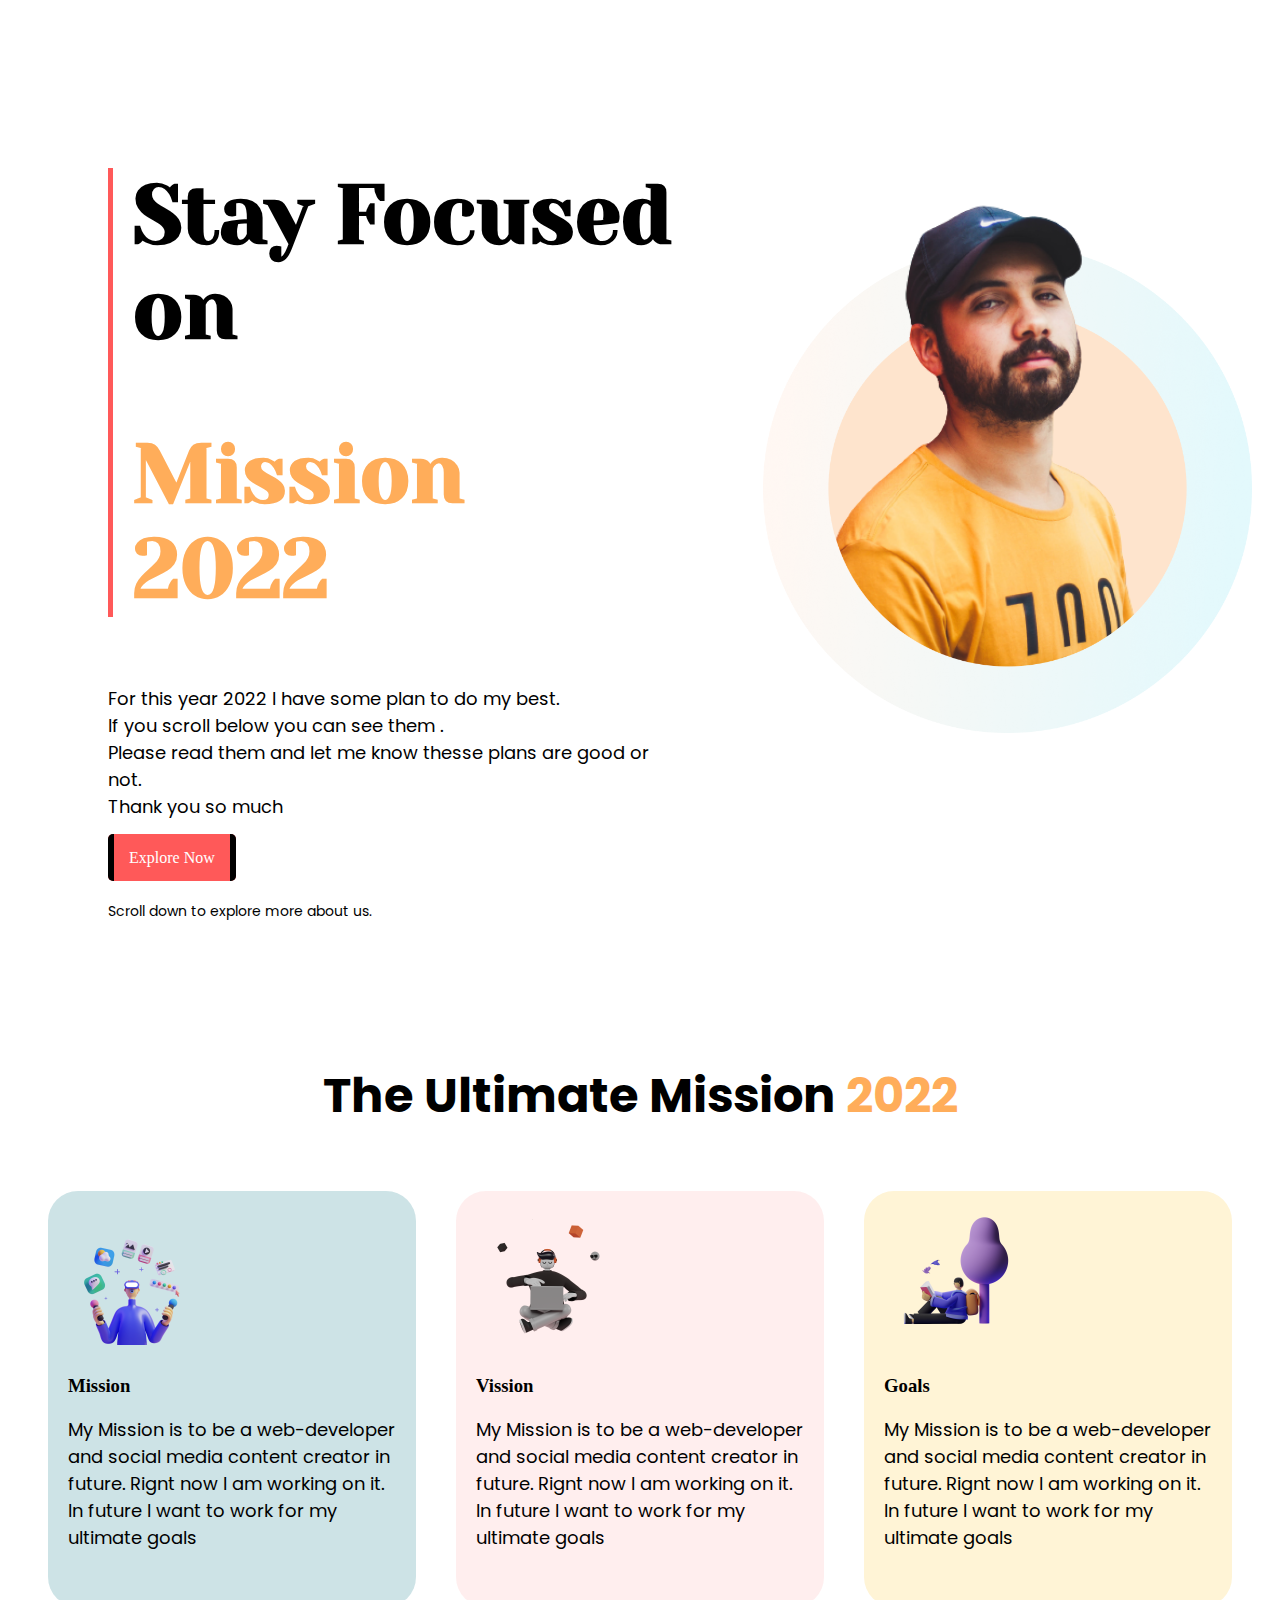
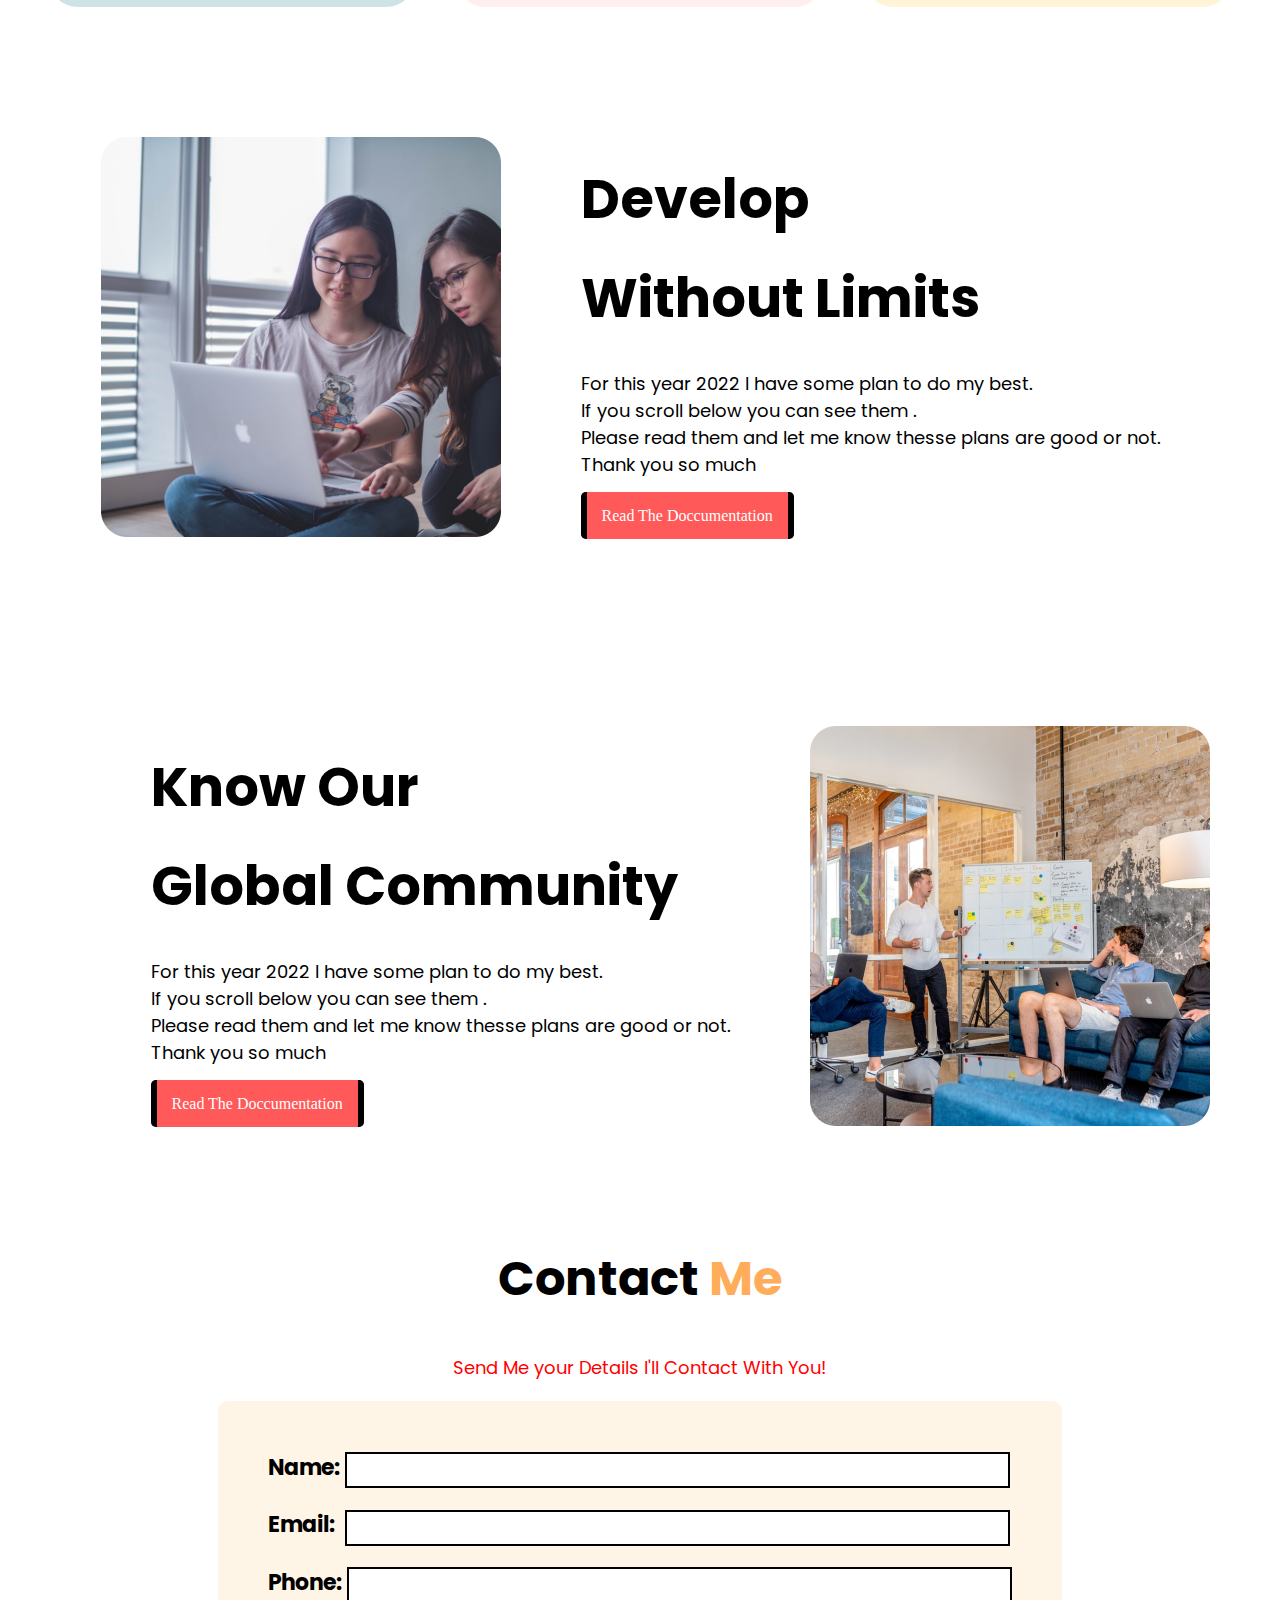
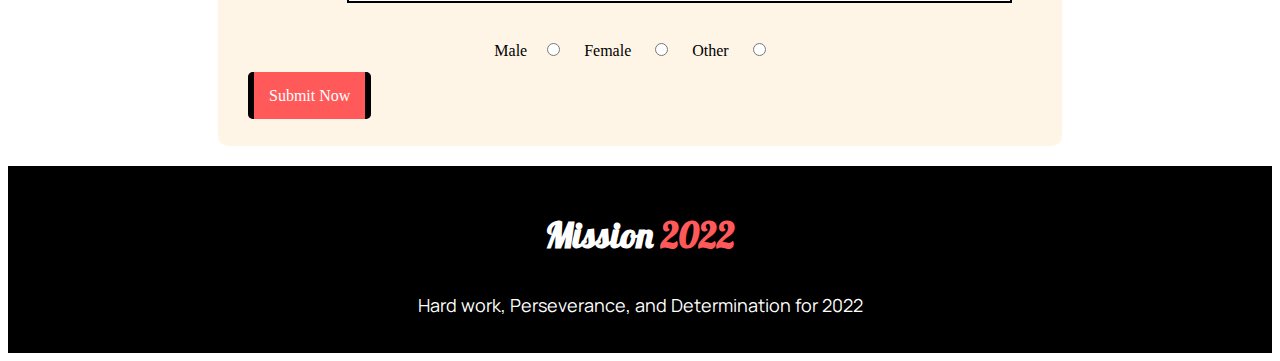
<file: Assignments/mission-2022/index.html>
<!DOCTYPE html>
<html lang="en">
<head>
    <meta charset="UTF-8">
    <meta http-equiv="X-UA-Compatible" content="IE=edge">
    <meta name="viewport" content="width=device-width, initial-scale=1.0">
    <title>mission 2022</title>
    <link rel="stylesheet" href="style.css">
</head>
<body>
    <div class="container" >
        <div class="detail-sec">
            <div class="head-line">
                <h2>Stay Focused on</h2>
                <h2 class="color-txt">Mission 2022</h2>
            </div>
            <div class="details">
                <p>For this year 2022 I have some plan to do my best. <br> 
                    If you scroll below you can see them . <br> 
                    Please read them and let me know thesse plans are good or not. <br>
                     Thank you so much </p>
            </div>
            <a class="color-btn" href="https://www.facebook.com/mdove99">Explore Now</a>
            <p><span style="font-size: 14px;">Scroll down to explore more about us.</span></p>
            
        </div>
        <div class="img-container">
            <img class="profile-pic" src="images/person/person-2.png" alt="">

        </div>
    </div>
            <!-- ----------------Section 1 finished--------------- -->
<h2 class="mission-head">The Ultimate Mission <span class="color-txt">2022</span> </h2>

    <div class="container" >
        <div class="mission-cards" id="card-1">
            <img class="icons" src="images/illustrators/illustrator-1.png" alt="">
            <h3>Mission</h3>
            <p> My Mission is to be a web-developer 
                and social media content creator in future. 
                Rignt now I am working on it. In future 
                I want to work for my ultimate goals </p>
        </div>
        <div class="mission-cards" id="card-2">
            <img class="icons" src="images/illustrators/illustrator-2.png" alt="">
            <h3>Vission</h3>
            <p> My Mission is to be a web-developer 
                and social media content creator in future. 
                Rignt now I am working on it. In future 
                I want to work for my ultimate goals </p>
        </div>
        <div class="mission-cards" id="card-3">
            <img class="icons" src="images/illustrators/illustrator-3.png" alt="">
            <h3>Goals</h3>
            <p> My Mission is to be a web-developer 
                and social media content creator in future. 
                Rignt now I am working on it. In future 
                I want to work for my ultimate goals </p>
        </div>
    </div>
                        <!-- ----------------Section 2 finished--------------- -->
    <div class="container">
        <div class="img-container">
            <img id="develop-img" src="images/pictures/coding.png" alt="">

        </div>

        <div class="detail-sec">
            <div class="head-line-2">
                <h2>Develop</h2>
                <h2 >Without Limits</h2>
            </div>
            <div class="details">
                <p>For this year 2022 I have some plan to do my best. <br> 
                    If you scroll below you can see them . <br> 
                    Please read them and let me know thesse plans are good or not. <br>
                     Thank you so much </p>
            </div>
            <a class="color-btn" href="https://www.facebook.com/mdove99">Read The Doccumentation</a>
        </div>
       
    </div>

                         <!-- ----------------Section 3 finished--------------- -->
    <div class="container">
        <div class="detail-sec">
            <div class="head-line-2">
                <h2>Know Our</h2>
                <h2 >Global Community</h2>
            </div>
            <div class="details">
                <p>For this year 2022 I have some plan to do my best. <br> 
                    If you scroll below you can see them . <br> 
                    Please read them and let me know thesse plans are good or not. <br>
                     Thank you so much </p>
            </div>
            <a class="color-btn" href="https://www.facebook.com/mdove99">Read The Doccumentation</a>
        </div>

        <div class="img-container">
            <img id="project-img" src="images/pictures/project.png" alt="">

        </div>
       
    </div>
                             <!-- ----------------Section 4 finished--------------- -->
                <!-- ------------------------------Extra Bonus part----------------------------- -->
                <h2 class="mission-head">Contact <span class="color-txt">Me</span> </h2>
                <p style="text-align: center ;color: red;">Send Me your Details I'll Contact With You!</p>
                <div class="container">
                    
                    <div class="contact-sec">
                        <div class="input">Name: <input style="height: 30px; border: black 2px solid;" type="text" size="80" ></div>
                        <div class="input">Email: <input style="height: 30px; border: black 2px solid; margin-left: 5px;" type="email" size="80">
                        </div>
                        <div class="input">Phone: <input style="height: 30px; border: black 2px solid; " type="text" size="80">
                        </div>
                        <div style="text-align: center;">
                            Male<input class="input" type="radio" > Female <input class="input" type="radio"> Other <input class="input"type="radio">
                        </div>

                        <div  >
                        <a style="justify-content: center;" class="color-btn" href="https://www.facebook.com/mdove99">Submit Now</a>
                        </div>
                    </div> 
                </div>
                                 <!-- -------------------------Footer Partt----------------------- -->

                                 <div class="footer">
                                    <h3 style="font-size: 36px; font-family: 'Lobster', cursive ;color: white; text-align: center;";>Mission <span style="color:
                                        #FF5959 ;">2022</span></h3>
                                        <p style="color: white; font-family: 'Manrope', sans-serif; text-align: center;"> Hard work, Perseverance, and Determination for 2022</p>
                                 </div>
</body>
</html>
</file>
<file: Assignments/mission-2022/style.css>
@import url('https://fonts.googleapis.com/css2?family=Lobster&family=Manrope&family=Poppins:wght@400;700&family=Yeseva+One&display=swap');

/* Section-1 */
p{
    font-family: 'Poppins', sans-serif;
    font-size: 18px;
}
.container{
    display: flex;
    justify-content: center;
    margin: 20px;
}
.detail-sec{
    margin: 80px;
}
.head-line{

    border-left: #FF5959 5px solid;
    font-size: 55px;
    padding-left: 20px;
    font-family: 'Yeseva One', cursive; 
}
.color-txt{
    color: #FFAD5A;
}
.color-btn{
    text-decoration: none;
    font-weight: 400;
    color:white;
    border-radius: 5px;
    padding: 15px;
    background-color: #FF5959;
    line-height: 40px;
    border-left: black 6px solid;
    border-right: black 6px solid;
}
.profile-pic{
    height: 623px;
    width: auto;
}
/* ------------------------------ */
.mission-head{
    font-size:48px; 
    font-family:'Poppins', sans-serif;
   text-align: center;
   line-height: 70px;
   font-weight: 700;
}

/* section-2 */
.mission-cards{
    padding: 20px;
    border-radius: 30px;
    height: 376px;
    width:360px;
}
#card-1{
background-color:#4f9da648 ;
margin: 20px;
}
#card-2{
background-color:#FF59591A;
margin: 20px;
}
#card-3{
background-color:#FFF4D6;
margin: 20px;
}

.icons{
    height: 141px;
    width: auto;
}

/* Section 3 */
.img-container{
margin-top: 90px;
}
#develop-img{
    height: 400px;
    width: 400px;
    margin-left: 60px;
}
.head-line-2{
font-family: 'Poppins', sans-serif;
font-size: 36px;
line-height: 54px;
}
/* section-4 */
#project-img{
    height: 400px;
    width: 400px;
}

.input{
    margin: 20px;
    font-size: 22px;
    font-family:'Poppins', sans-serif; 
    font-weight:700 ;
}
.contact-sec{
    background-color: rgba(255, 235, 205, 0.493);
    padding: 30px;
    border-radius: 10px;
}

/* -----------------------Footer------------------------ */
.footer{
    background-color: black;
    height: 177px;
    width: 100%;
    padding-top: 10px;


}
</file>
